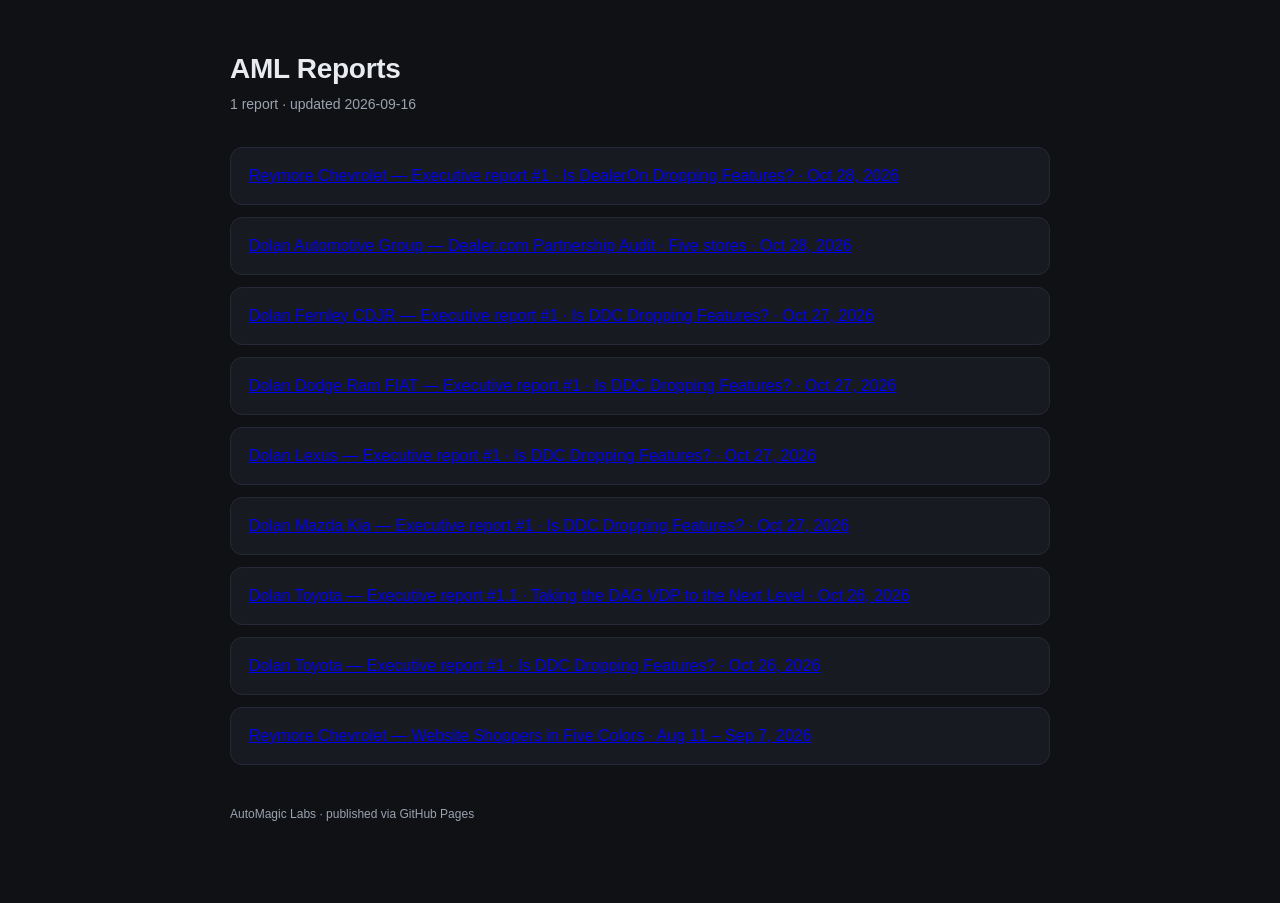
<file: index.html>
<!DOCTYPE html>
<html lang="en">
<head>
<meta charset="utf-8">
<meta name="viewport" content="width=device-width, initial-scale=1">
<title>AML Reports</title>
<style>
  :root {
    --bg: #0f1115;
    --card: #171a21;
    --ink: #e8ebf0;
    --muted: #9aa3b0;
    --accent: #5b9dff;
    --line: #242935;
  }
  * { box-sizing: border-box; }
  body {
    margin: 0;
    background: var(--bg);
    color: var(--ink);
    font: 16px/1.5 -apple-system, BlinkMacSystemFont, "Segoe UI", Roboto, Helvetica, Arial, sans-serif;
  }
  .wrap { max-width: 860px; margin: 0 auto; padding: 48px 20px 80px; }
  header h1 { margin: 0 0 4px; font-size: 28px; letter-spacing: -0.01em; }
  header p { margin: 0; color: var(--muted); font-size: 14px; }
  ul { list-style: none; margin: 32px 0 0; padding: 0; }
  .report {
    background: var(--card);
    border: 1px solid var(--line);
    border-radius: 12px;
    padding: 16px 18px;
    margin-bottom: 12px;
    display: flex;
    flex-wrap: wrap;
    align-items: baseline;
    justify-content: space-between;
    gap: 8px 16px;
  }
  .report-link {
    text-decoration: none;
    color: var(--ink);
    display: flex;
    align-items: baseline;
    gap: 10px;
    flex: 1 1 auto;
    min-width: 0;
  }
  .report-link:hover .company { text-decoration: underline; }
  .ticker {
    color: var(--accent);
    font-weight: 700;
    font-variant-numeric: tabular-nums;
    flex: 0 0 auto;
  }
  .company { font-weight: 600; overflow-wrap: anywhere; }
  .meta {
    display: flex;
    gap: 12px;
    align-items: baseline;
    color: var(--muted);
    font-size: 13px;
    flex: 0 0 auto;
  }
  .kind { color: var(--ink); opacity: 0.85; }
  .engine { opacity: 0.7; }
  .date { font-variant-numeric: tabular-nums; }
  .empty { color: var(--muted); padding: 24px; text-align: center; }
  footer { margin-top: 40px; color: var(--muted); font-size: 12px; }
  @media (max-width: 560px) {
    .report { flex-direction: column; }
    .meta { font-size: 12px; }
  }
</style>
</head>
<body>
  <div class="wrap">
    <header>
      <h1>AML Reports</h1>
      <p>1 report · updated 2026-09-16</p>
    </header>
    <ul>
      <li class="report"><a href="reymore-executive-report-1/">Reymore Chevrolet — Executive report #1 · Is DealerOn Dropping Features? · Oct 28, 2026</a></li>
      <li class="report"><a href="dolan-automotive-group-executive-report/">Dolan Automotive Group — Dealer.com Partnership Audit · Five stores · Oct 28, 2026</a></li>
      <li class="report"><a href="dolan-fernley-cdjr-executive-report-1/">Dolan Fernley CDJR — Executive report #1 · Is DDC Dropping Features? · Oct 27, 2026</a></li>
      <li class="report"><a href="dolan-dodge-ram-fiat-executive-report-1/">Dolan Dodge Ram FIAT — Executive report #1 · Is DDC Dropping Features? · Oct 27, 2026</a></li>
      <li class="report"><a href="dolan-lexus-executive-report-1/">Dolan Lexus — Executive report #1 · Is DDC Dropping Features? · Oct 27, 2026</a></li>
      <li class="report"><a href="dolan-mazda-kia-executive-report-1/">Dolan Mazda Kia — Executive report #1 · Is DDC Dropping Features? · Oct 27, 2026</a></li>
      <li class="report"><a href="dolan-toyota-executive-report-1-1/">Dolan Toyota — Executive report #1.1 · Taking the DAG VDP to the Next Level · Oct 26, 2026</a></li>
      <li class="report"><a href="dolan-toyota-executive-report-1/">Dolan Toyota — Executive report #1 · Is DDC Dropping Features? · Oct 26, 2026</a></li>
      <li class="report"><a href="reymore-engagement/">Reymore Chevrolet — Website Shoppers in Five Colors · Aug 11 – Sep 7, 2026</a></li>
    </ul>
    <footer>AutoMagic Labs · published via GitHub Pages</footer>
  </div>
</body>
</html>
</file>
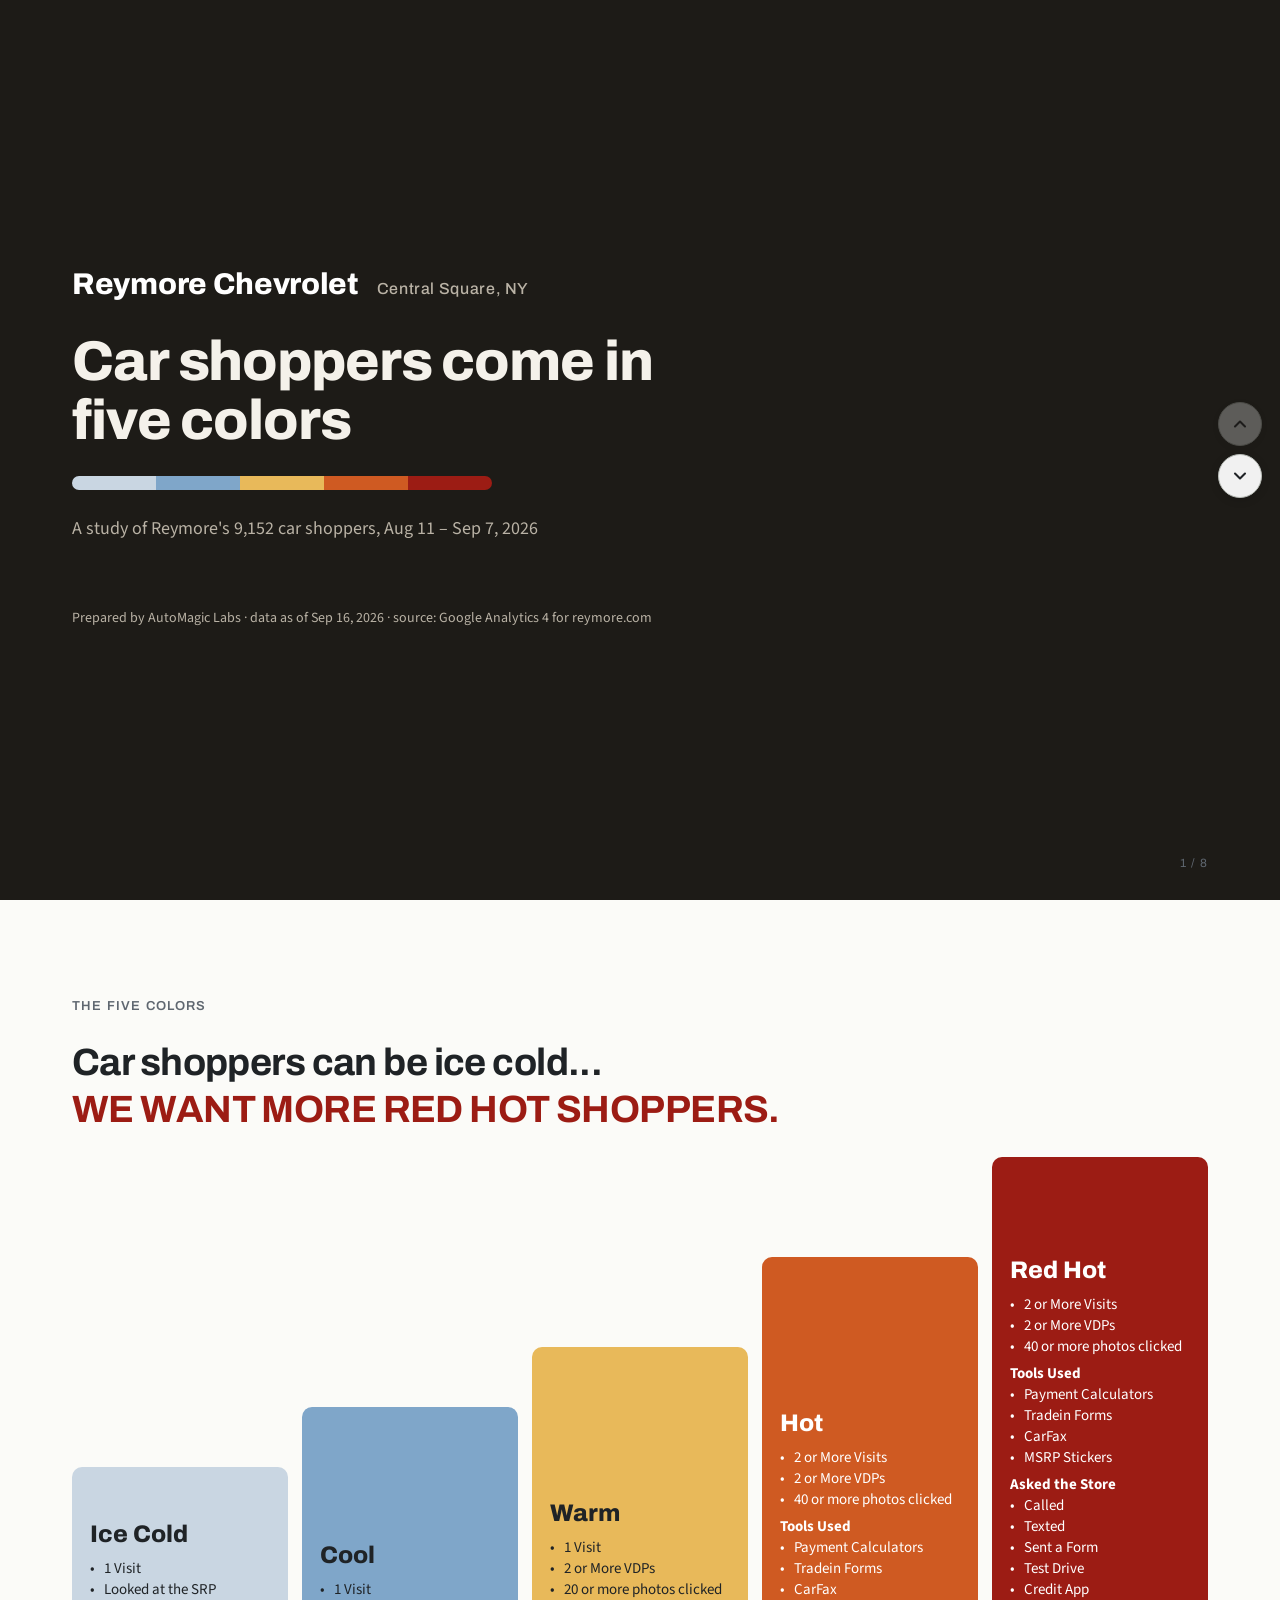
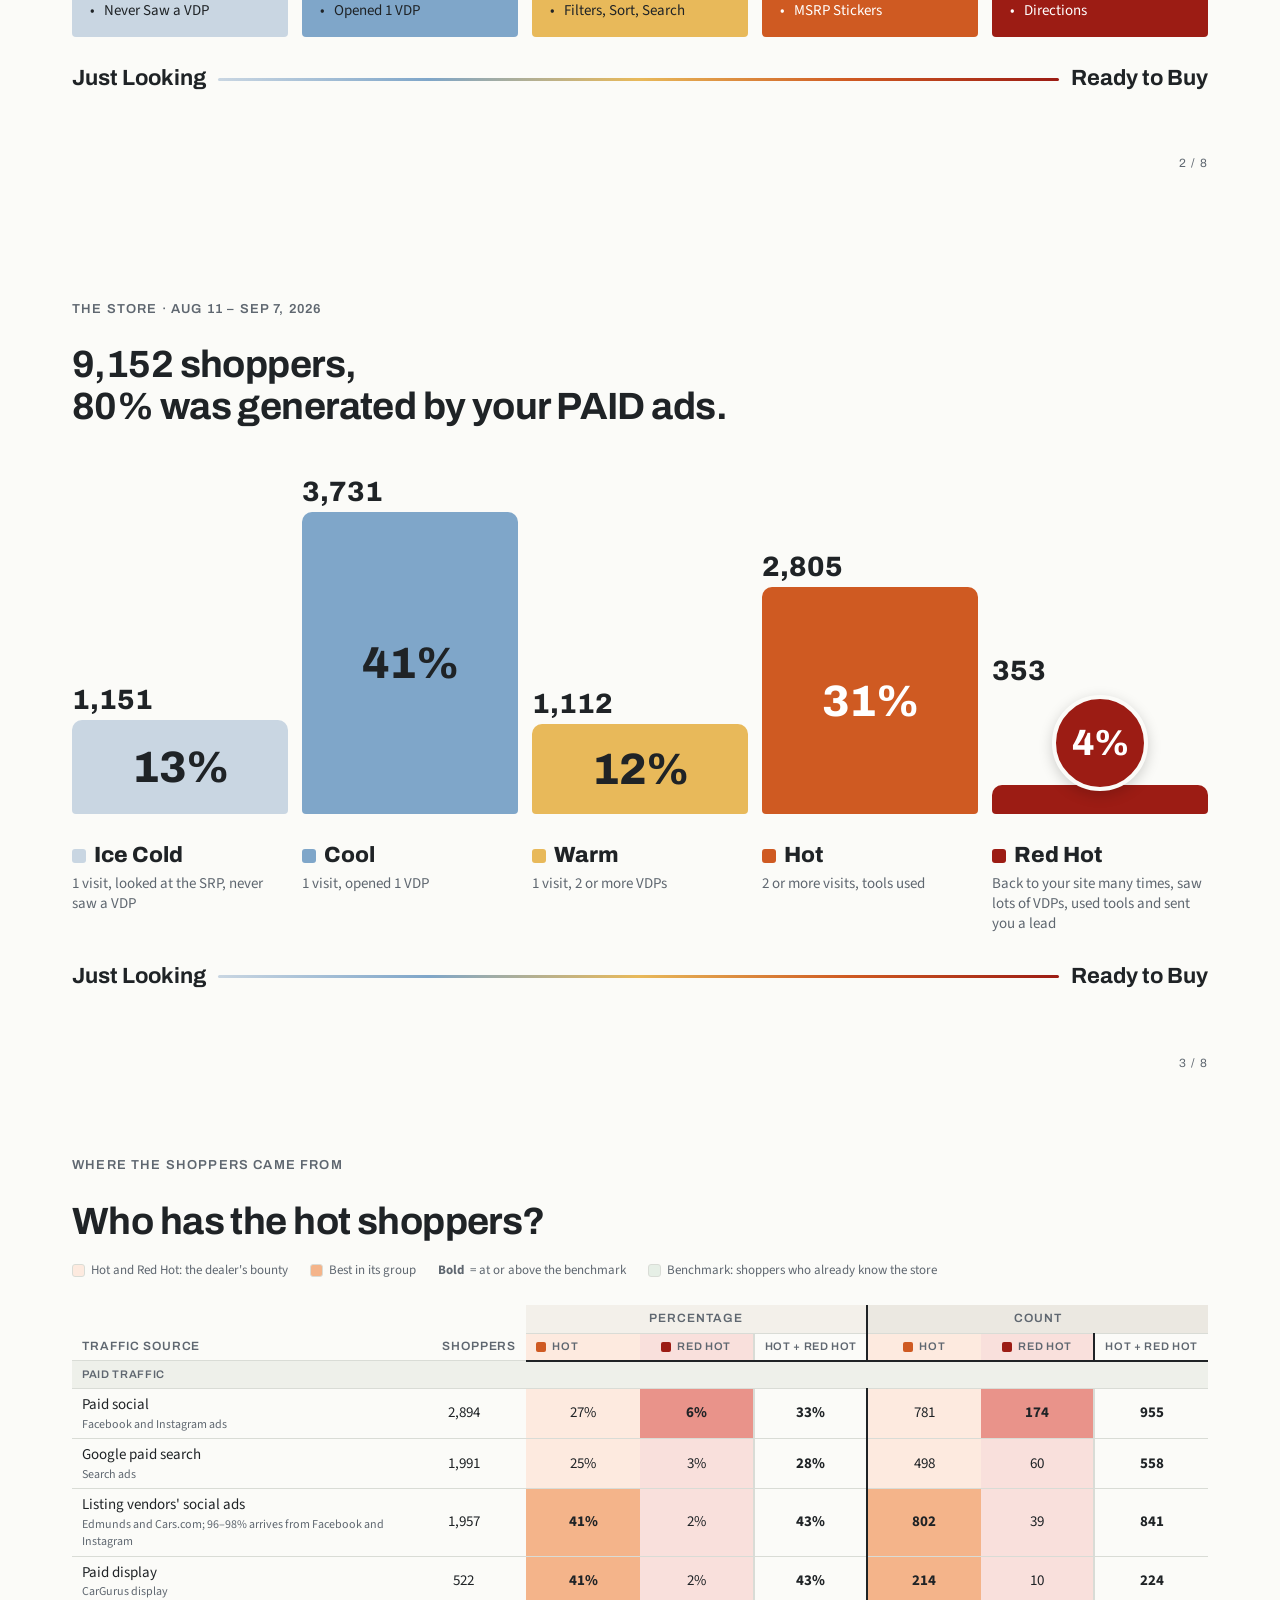
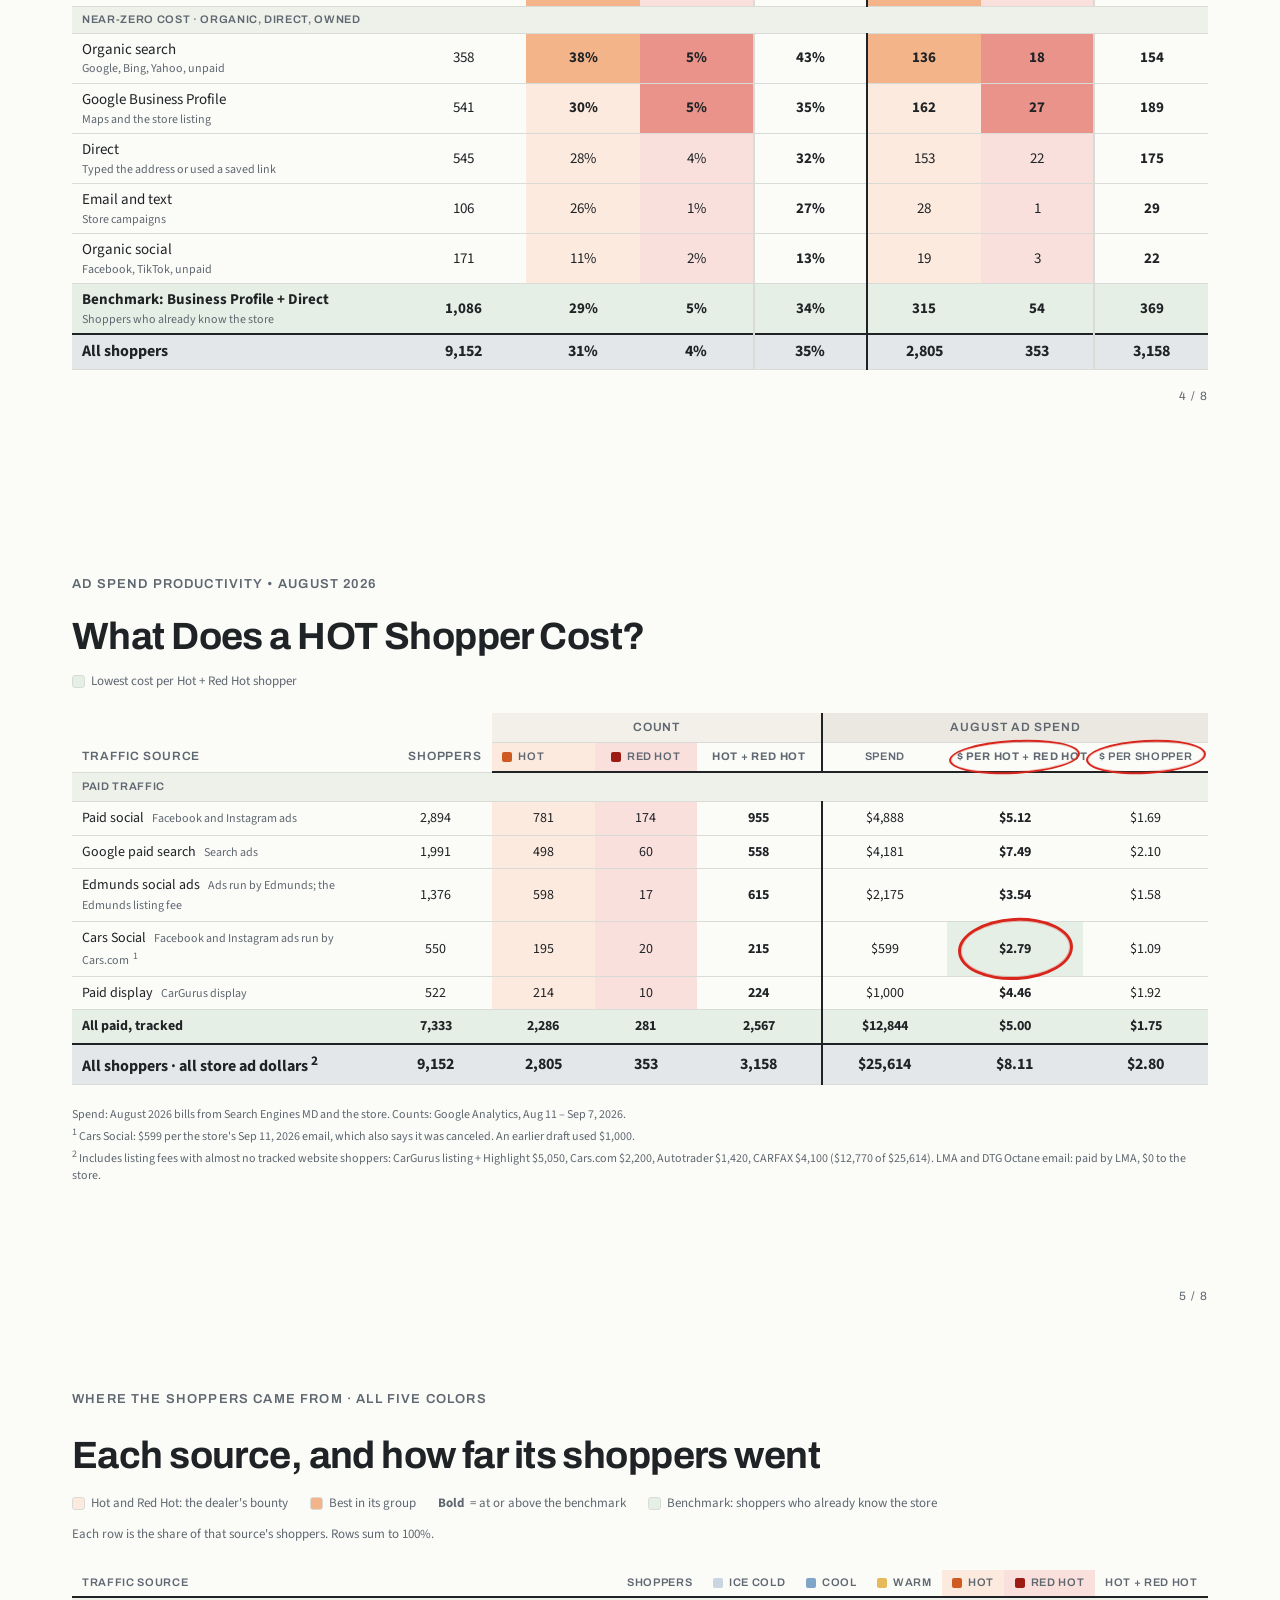
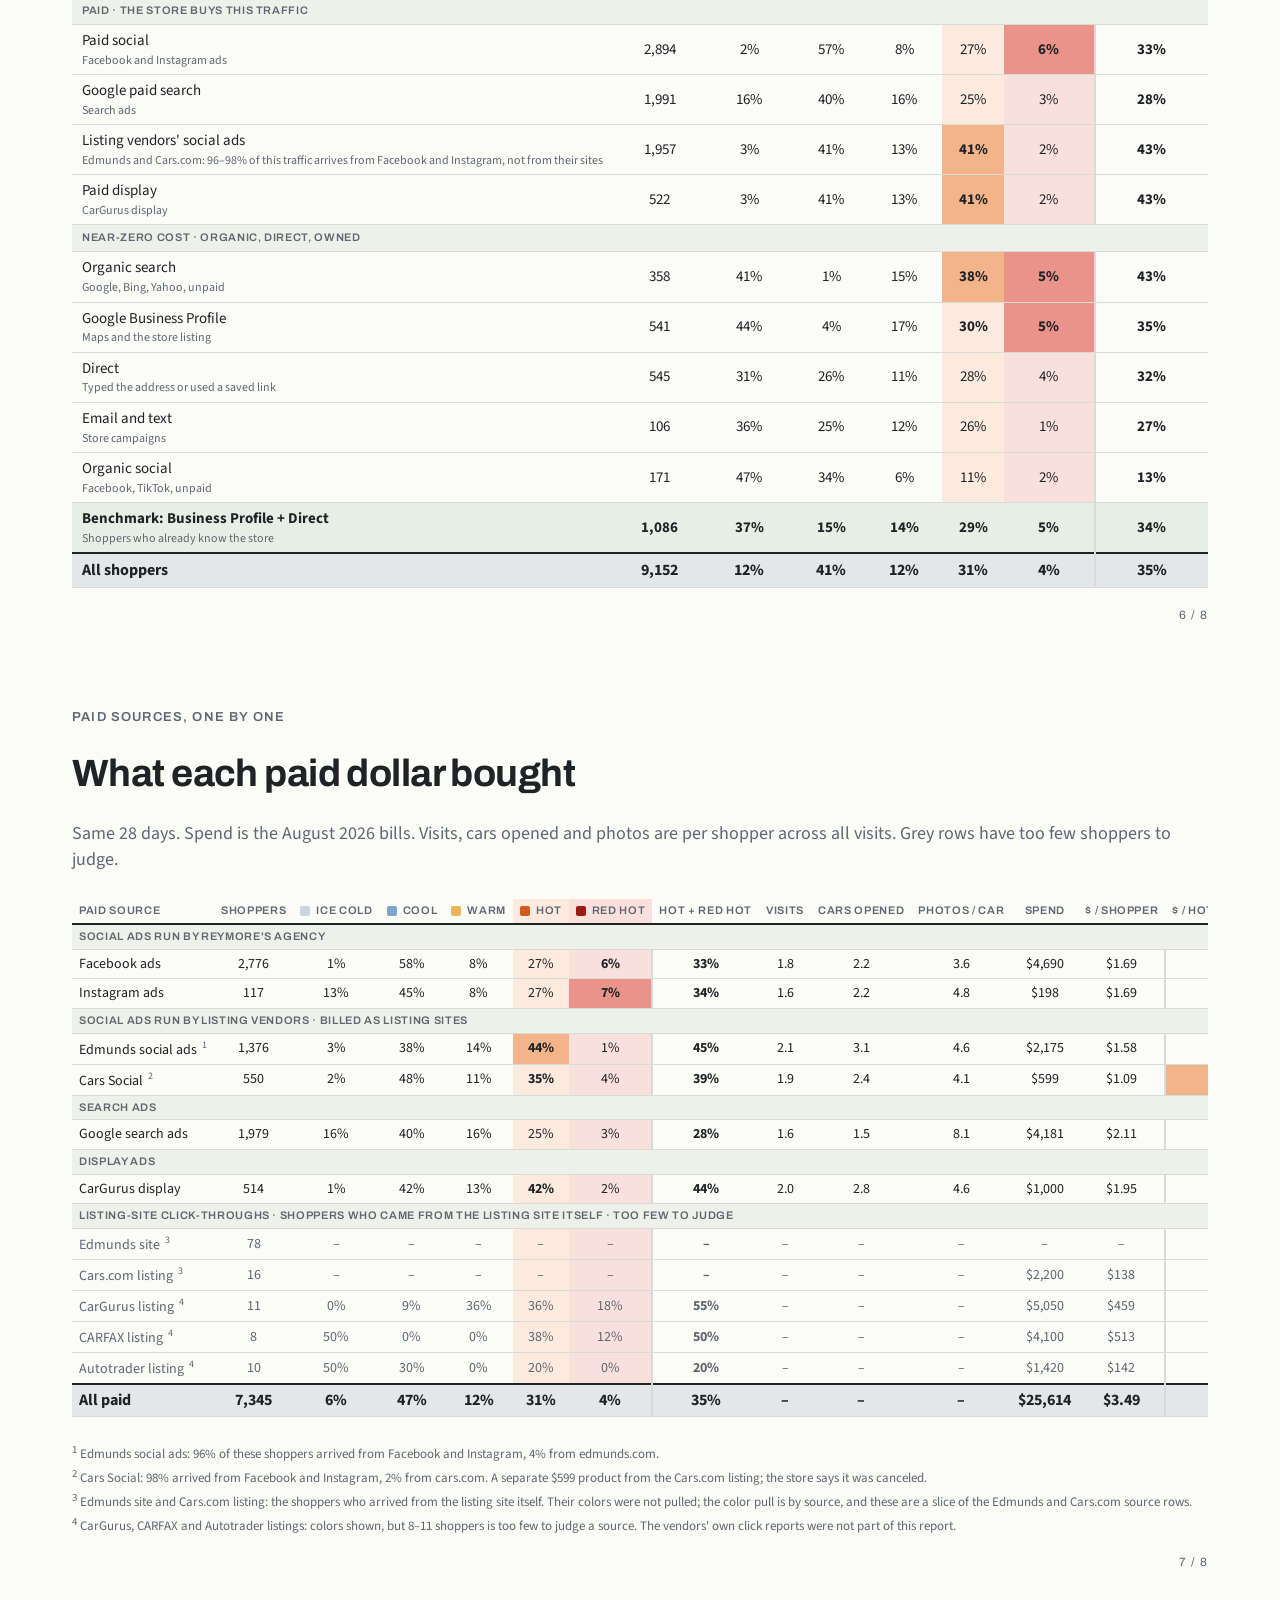
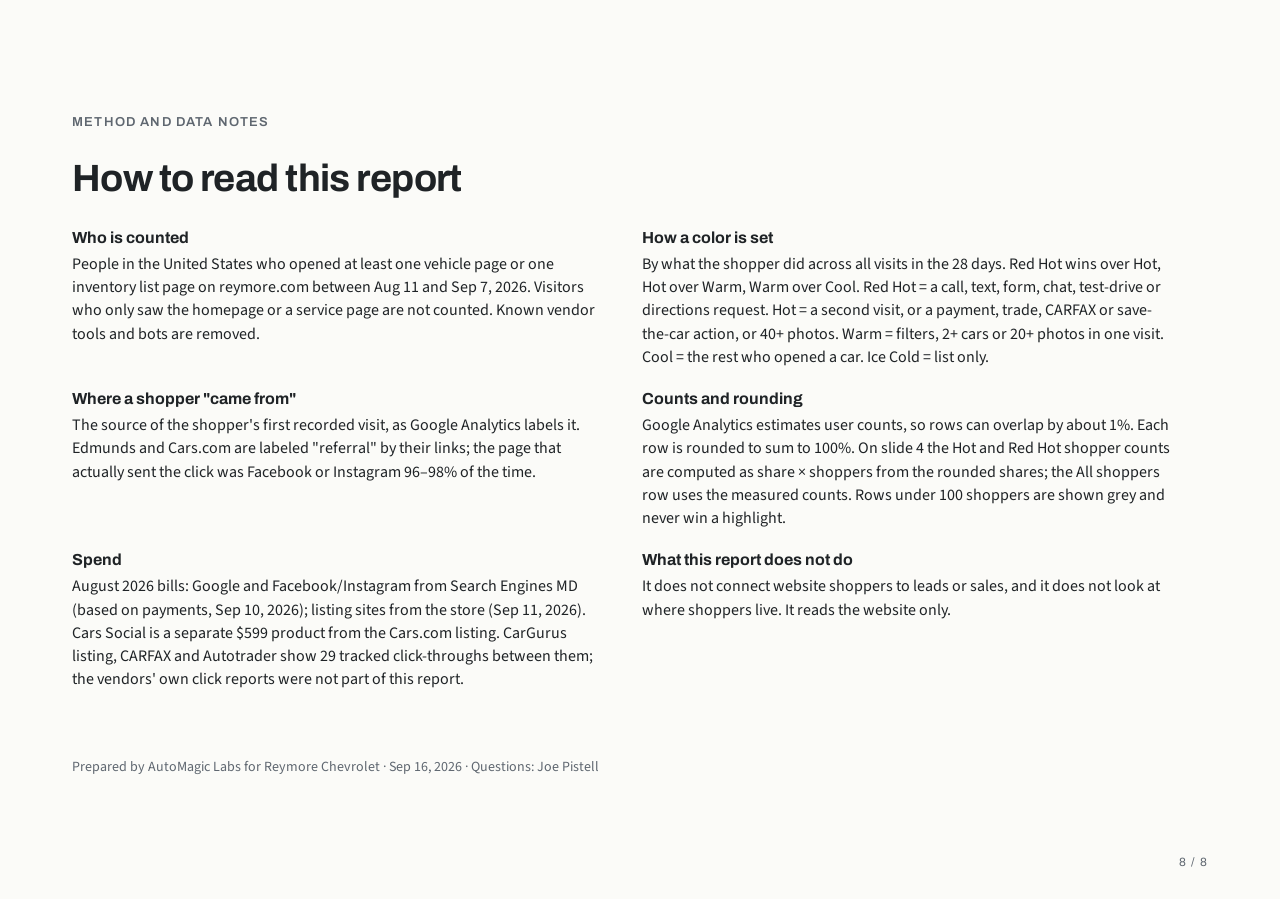
<file: reymore-engagement/index.html>
<!DOCTYPE html>
<html lang="en">
<head>
<meta charset="utf-8">
<meta name="viewport" content="width=device-width, initial-scale=1">
<title>Reymore Chevrolet — Website Shoppers in Five Colors · Aug 11 – Sep 7, 2026</title>
<link rel="stylesheet" href="https://fonts.googleapis.com/css2?family=Archivo:wght@500;600;700;800&family=Source+Sans+3:wght@400;600;700&display=swap">
<style>
  :root{--ground:#fbfbf8;--ink:#1f2326;--muted:#5f6770;--rule:#d9dcd6;--band:#eef0ea;--hot-col:#fdeadf;--hot-top:#f4b48a;--rh-col:#f9e0dc;--rh-top:#e9938a;--bench:#e6efe6;--all:#e4e7e9;--ice:#c9d6e2;--cool:#7fa6c9;--warm:#e8b95a;--hot:#cf5a22;--rh:#9c1c14;--dark:#1d1b17}
  *{box-sizing:border-box}
  html,body{margin:0;background:var(--ground);color:var(--ink);font-family:'Source Sans 3','Segoe UI',sans-serif;font-size:17px;line-height:1.45}
  html{scroll-snap-type:y mandatory;scroll-behavior:smooth}
  section.slide{min-height:100vh;scroll-snap-align:start;padding:56px 72px 64px;display:flex;flex-direction:column;justify-content:center;gap:26px;position:relative}
  .eyebrow{font-family:'Archivo',sans-serif;font-size:13px;font-weight:600;letter-spacing:.09em;text-transform:uppercase;color:var(--muted)}
  h1{font-family:'Archivo',sans-serif;font-weight:800;font-size:56px;line-height:1.05;margin:0;letter-spacing:-.02em;max-width:18ch}
  h2{font-family:'Archivo',sans-serif;font-weight:700;font-size:38px;line-height:1.1;margin:0;letter-spacing:-.015em;max-width:24ch}
  .sub{color:var(--muted);font-size:18px;max-width:70ch}
  .slidenum{position:absolute;right:72px;bottom:28px;font-family:'Archivo',sans-serif;font-size:12px;color:var(--muted);letter-spacing:.08em}
  .nav{position:fixed;right:18px;top:50%;transform:translateY(-50%);display:flex;flex-direction:column;gap:8px;z-index:5}
  .nav a{width:44px;height:44px;border-radius:50%;display:flex;align-items:center;justify-content:center;background:rgba(255,255,255,.94);border:1.5px solid #b9bdb8;box-shadow:0 2px 10px rgba(0,0,0,.14);color:var(--ink);text-decoration:none;transition:background .15s}
  .nav a svg{width:20px;height:20px;stroke:currentColor;stroke-width:2.5;fill:none;stroke-linecap:round;stroke-linejoin:round}
  .nav a:hover{background:var(--ink);color:#fff;border-color:var(--ink)}
  .nav a.off{opacity:.3;pointer-events:none}
  .hint{position:fixed;left:72px;bottom:26px;font-size:13px;color:var(--muted)}
  /* stairs */
  .stairs{display:grid;grid-template-columns:repeat(5,1fr);gap:14px;align-items:end;width:100%;max-width:1220px}
  .step{border-radius:10px 10px 4px 4px;padding:18px 18px 16px;display:flex;flex-direction:column;justify-content:flex-end;gap:6px;color:var(--ink)}
  .step .nm{font-family:'Archivo',sans-serif;font-weight:800;font-size:24px}
  .step .what{font-size:15px;line-height:1.4;margin:0;padding:0;list-style:none}
  .step .what li{padding-left:14px;position:relative}
  .step .what li::before{content:"•";position:absolute;left:0}
  .step .what li.grp{font-weight:700;margin-top:6px;padding-left:0}
  .step .what li.grp::before{content:none}
  .step .plus{font-size:13px;font-weight:700;letter-spacing:.06em;text-transform:uppercase;opacity:.85;margin-bottom:2px}
  .step.ice{background:var(--ice);min-height:170px}
  .step.cool{background:var(--cool);min-height:230px}
  .step.warm{background:var(--warm);min-height:290px}
  .step.hot{background:var(--hot);min-height:380px;color:#fff}
  .step.rh{background:var(--rh);min-height:480px;color:#fff}
  /* volume bars (slide 3) */
  .vol{display:grid;grid-template-columns:repeat(5,1fr);gap:14px;align-items:end;width:100%;max-width:1220px;height:360px}
  .vol .col{display:flex;flex-direction:column;justify-content:flex-end;align-items:stretch;height:100%}
  .vol .cnt{font-family:'Archivo',sans-serif;font-weight:800;font-size:28px;line-height:1;margin-bottom:6px}
  .vol .cnt small{font-size:15px;font-weight:600;color:var(--muted);margin-left:8px}
  .vol .bar{border-radius:10px 10px 4px 4px;position:relative;display:flex;align-items:center;justify-content:center}
  .vol .pct{font-family:'Archivo',sans-serif;font-weight:800;font-size:44px;line-height:1;letter-spacing:-.02em}
  .vol .rhbar{overflow:visible}
  .vol .pct.badge{position:absolute;left:50%;bottom:calc(100% - 6px);transform:translateX(-50%);width:96px;height:96px;border-radius:50%;background:var(--rh);color:#fff;display:flex;align-items:center;justify-content:center;font-size:36px;box-shadow:0 4px 14px rgba(0,0,0,.18);border:4px solid var(--ground)}
  .vol .col:last-child .cnt{margin-bottom:100px}
  .voll{display:grid;grid-template-columns:repeat(5,1fr);gap:14px;width:100%;max-width:1220px}
  .voll .nm{font-family:'Archivo',sans-serif;font-weight:800;font-size:22px;display:flex;align-items:center;gap:8px}
  .voll .nm i{width:14px;height:14px;border-radius:3px;display:inline-block}
  .voll .t{font-size:15px;color:var(--muted);line-height:1.35;margin-top:2px}
  h2 .want{display:block;color:var(--rh);margin-top:6px}
  #s2 h2{max-width:40ch}
  #s3 h2,#s4 h2,#s5 h2,#s6 h2,#s7 h2{max-width:44ch}
  #s7 table{font-size:14px} #s7 th,#s7 td{padding:4px 7px} #s7 .sub{max-width:none} #s7 .tablewrap{max-width:none}
  table.fixed{table-layout:fixed}
  table.fixed th:not(:first-child),table.fixed td:not(:first-child){text-align:center}
  table.fixed td.name small{white-space:normal}
  thead tr.grp th{border-bottom:1px solid var(--rule);text-align:center;font-size:12px;letter-spacing:.08em;padding-bottom:6px}
  thead tr.grp th[rowspan]{vertical-align:bottom;text-align:right}
  thead tr.grp th:first-child{text-align:left}
  thead tr.grp th.g1{background:#f3f0ea} thead tr.grp th.g2{background:#ebe8e1;border-left:2px solid var(--ink)}
  table.hr td.sum,table.hr th.sum{border-left:2px solid var(--rule)}
  table.hr td:nth-child(6),table.hr th:nth-child(6){border-left:2px solid var(--ink)}
  table.hr thead tr:nth-child(2) th:nth-child(4),table.hr td:nth-child(6){border-left:2px solid var(--ink)}
  td.name sup,thead sup{font-size:10px;color:var(--muted);margin-left:2px}
  .fn{font-size:13px;color:var(--muted);display:grid;gap:3px;max-width:1240px;line-height:1.35}
  #s4 th,#s4 td,#s6 th,#s6 td{padding:5px 10px}
  #s5 table{font-size:14px} #s5 th,#s5 td{padding:6px 10px} #s5 .fn{font-size:12px} #s5{gap:22px} #s5 h2{font-size:38px} #s5 td.name small{display:inline;margin-left:8px}
  #s4 .legend,#s5 .legend,#s6 .legend{margin-top:-8px}
  td.best{background:var(--bench);font-weight:700}
  td.circle,th.circle{position:relative;overflow:visible}
  td.circle::after,th.circle::after{content:"";position:absolute;left:8%;right:8%;top:-4px;bottom:-4px;border:3px solid #d8261c;border-radius:50%;transform:rotate(-3deg);pointer-events:none;box-shadow:inset 0 0 0 1px rgba(216,38,28,.25)}
  table.sp td:nth-child(6),table.sp thead tr:nth-child(2) th:nth-child(4){border-left:2px solid var(--ink)}
  table.sp .tot{font-weight:700}
  table.sp th.circle::after{left:2%;right:2%;top:-3px;bottom:-3px;border-width:2.5px}
  table.sp tr.all td:nth-child(6){border-left:2px solid var(--ink)}
  .cover .dealer{font-family:'Archivo',sans-serif;font-weight:800;font-size:30px;letter-spacing:-.01em;color:#fff}
  .cover .dealer span{font-weight:500;font-size:16px;color:#b9b2a5;margin-left:12px;letter-spacing:.04em}
  .sub.oneline{max-width:none;white-space:nowrap}
  @media (max-width:900px){.sub.oneline{white-space:normal}}
  .arrowline{display:flex;align-items:center;gap:12px;font-family:'Archivo',sans-serif;font-weight:700;font-size:22px;max-width:1220px}
  .arrowline .bar{flex:1;height:3px;background:linear-gradient(90deg,var(--ice),var(--cool),var(--warm),var(--hot),var(--rh));border-radius:2px}
  /* store bar */
  .bar5{display:flex;width:100%;max-width:1220px;height:96px;border-radius:10px;overflow:hidden}
  .bar5 div{display:flex;align-items:center;justify-content:center;font-family:'Archivo',sans-serif;font-weight:700;font-size:26px}
  .cards{display:grid;grid-template-columns:repeat(5,1fr);gap:14px;max-width:1220px}
  .card{background:#fff;border-radius:8px;padding:14px 16px;display:flex;flex-direction:column;gap:4px}
  .card .k{display:flex;align-items:center;gap:8px;font-weight:700;font-size:16px}
  .card .k i{width:12px;height:12px;border-radius:3px;display:inline-block}
  .card .n{font-family:'Archivo',sans-serif;font-weight:800;font-size:32px}
  .card .t{font-size:14px;color:var(--muted);line-height:1.35}
  .numbers{display:grid;grid-template-columns:repeat(5,1fr);gap:14px;max-width:1220px}
  .numbers div{border-top:3px solid var(--rule);padding-top:8px}
  .numbers b{font-family:'Archivo',sans-serif;font-size:30px;font-weight:800;display:block}
  .numbers span{font-size:14px;color:var(--muted)}
  /* tables */
  .tablewrap{overflow-x:auto;max-width:1240px}
  table{border-collapse:collapse;width:100%;font-variant-numeric:tabular-nums;font-size:15px}
  th,td{padding:7px 10px;text-align:right;border-bottom:1px solid var(--rule);white-space:nowrap}
  th:not(:first-child),td:not(:first-child){text-align:center}
  th:first-child,td:first-child{text-align:left}
  thead th{font-family:'Archivo',sans-serif;font-weight:600;font-size:11px;letter-spacing:.06em;text-transform:uppercase;color:var(--muted);border-bottom:2px solid var(--ink)}
  thead th .dot{display:inline-block;width:10px;height:10px;border-radius:2px;margin-right:6px;vertical-align:middle}
  td.hotc,th.hotc{background:var(--hot-col)} td.rhc,th.rhc{background:var(--rh-col)}
  td.top-hot{background:var(--hot-top);font-weight:700} td.top-rh{background:var(--rh-top);font-weight:700}
  td.above{font-weight:700} td.sum{font-weight:700;border-left:2px solid var(--rule)}
  tr.cat td{background:var(--band);font-family:'Archivo',sans-serif;font-size:11px;font-weight:600;letter-spacing:.06em;text-transform:uppercase;color:var(--muted);text-align:left;padding-top:10px}
  tr.bench td{background:var(--bench);font-weight:700} tr.bench td.hotc,tr.bench td.rhc{background:var(--bench)}
  tr.all td{background:var(--all);font-weight:700;font-size:16px;border-top:2px solid var(--ink)} tr.all td.hotc,tr.all td.rhc{background:var(--all)}
  tr.small td{color:var(--muted)}
  td.name small{display:block;color:var(--muted);font-size:12px;font-weight:400;white-space:normal}
  .legend{display:flex;flex-wrap:wrap;gap:12px 22px;font-size:13px;color:var(--muted);align-items:center}
  .legend span{display:inline-flex;align-items:center;gap:6px}
  .sw{width:13px;height:13px;border-radius:3px;display:inline-block;border:1px solid var(--rule)}
  .notes{display:grid;grid-template-columns:repeat(2,1fr);gap:18px 40px;max-width:1100px;font-size:16px}
  .notes b{font-family:'Archivo',sans-serif;display:block;margin-bottom:4px}
  .cover{background:var(--dark);color:#f4f1ea}
  .cover .eyebrow,.cover .sub{color:#b9b2a5}
  .cover .strip{display:flex;height:14px;width:420px;border-radius:7px;overflow:hidden}
  .cover .strip div{flex:1}
  .foot{font-size:14px;color:#b9b2a5;margin-top:40px}
  @media (max-width:900px){section.slide{padding:40px 20px 56px}h1{font-size:38px}h2{font-size:28px}.stairs,.cards,.numbers,.notes{grid-template-columns:1fr}.step{height:auto!important}.hint,.nav{display:none}}
</style>
</head>
<body>

<nav class="nav" aria-label="Slides">
  <a href="#" id="navUp" title="Previous slide" aria-label="Previous slide"><svg viewBox="0 0 24 24"><path d="M6 15l6-6 6 6"/></svg></a>
  <a href="#" id="navDown" title="Next slide" aria-label="Next slide"><svg viewBox="0 0 24 24"><path d="M6 9l6 6 6-6"/></svg></a>
</nav>
<div class="hint">Scroll or press ↓ for the next slide</div>

<!-- 1 COVER -->
<section class="slide cover" id="s1">
  <div class="dealer">Reymore Chevrolet <span>Central Square, NY</span></div>
  <h1>Car shoppers come in five colors</h1>
  <div class="strip"><div style="background:var(--ice)"></div><div style="background:var(--cool)"></div><div style="background:var(--warm)"></div><div style="background:var(--hot)"></div><div style="background:var(--rh)"></div></div>
  <div class="sub oneline">A study of Reymore's 9,152 car shoppers, Aug 11 – Sep 7, 2026</div>
  <div class="foot">Prepared by AutoMagic Labs · data as of Sep 16, 2026 · source: Google Analytics 4 for reymore.com</div>
  <div class="slidenum">1 / 8</div>
</section>

<!-- 2 STAIR STEP -->
<section class="slide" id="s2">
  <div class="eyebrow">The five colors</div>
  <h2>Car shoppers can be ice cold... <span class="want">WE WANT MORE RED HOT SHOPPERS.</span></h2>
  <div class="stairs">
    <div class="step ice"><div class="nm">Ice Cold</div>
      <ul class="what"><li>1 Visit</li><li>Looked at the SRP</li><li>Never Saw a VDP</li></ul></div>
    <div class="step cool"><div class="nm">Cool</div>
      <ul class="what"><li>1 Visit</li><li>Opened 1 VDP</li></ul></div>
    <div class="step warm"><div class="nm">Warm</div>
      <ul class="what"><li>1 Visit</li><li>2 or More VDPs</li><li>20 or more photos clicked</li><li>Filters, Sort, Search</li></ul></div>
    <div class="step hot"><div class="nm">Hot</div>
      <ul class="what"><li>2 or More Visits</li><li>2 or More VDPs</li><li>40 or more photos clicked</li><li class="grp">Tools Used</li><li>Payment Calculators</li><li>Tradein Forms</li><li>CarFax</li><li>MSRP Stickers</li></ul></div>
    <div class="step rh"><div class="nm">Red Hot</div>
      <ul class="what"><li>2 or More Visits</li><li>2 or More VDPs</li><li>40 or more photos clicked</li><li class="grp">Tools Used</li><li>Payment Calculators</li><li>Tradein Forms</li><li>CarFax</li><li>MSRP Stickers</li><li class="grp">Asked the Store</li><li>Called</li><li>Texted</li><li>Sent a Form</li><li>Test Drive</li><li>Credit App</li><li>Directions</li></ul></div>
  </div>
  <div class="arrowline"><span>Just Looking</span><div class="bar"></div><span>Ready to Buy</span></div>
  <div class="slidenum">2 / 8</div>
</section>

<!-- 3 THE STORE -->
<section class="slide" id="s3">
  <div class="eyebrow">The store · Aug 11 – Sep 7, 2026</div>
  <h2>9,152 shoppers,<br>80% was generated by your PAID ads.</h2>
  <div class="vol">
    <div class="col"><div class="cnt">1,151</div><div class="bar" style="height:26%;background:var(--ice)"><span class="pct">13%</span></div></div>
    <div class="col"><div class="cnt">3,731</div><div class="bar" style="height:84%;background:var(--cool)"><span class="pct">41%</span></div></div>
    <div class="col"><div class="cnt">1,112</div><div class="bar" style="height:25%;background:var(--warm)"><span class="pct">12%</span></div></div>
    <div class="col"><div class="cnt">2,805</div><div class="bar" style="height:63%;background:var(--hot);color:#fff"><span class="pct">31%</span></div></div>
    <div class="col"><div class="cnt">353</div><div class="bar rhbar" style="height:8%;background:var(--rh);color:#fff"><span class="pct badge">4%</span></div></div>
  </div>
  <div class="voll">
    <div><div class="nm"><i style="background:var(--ice)"></i>Ice Cold</div><div class="t">1 visit, looked at the SRP, never saw a VDP</div></div>
    <div><div class="nm"><i style="background:var(--cool)"></i>Cool</div><div class="t">1 visit, opened 1 VDP</div></div>
    <div><div class="nm"><i style="background:var(--warm)"></i>Warm</div><div class="t">1 visit, 2 or more VDPs</div></div>
    <div><div class="nm"><i style="background:var(--hot)"></i>Hot</div><div class="t">2 or more visits, tools used</div></div>
    <div><div class="nm"><i style="background:var(--rh)"></i>Red Hot</div><div class="t">Back to your site many times, saw lots of VDPs, used tools and sent you a lead</div></div>
  </div>
  <div class="arrowline"><span>Just Looking</span><div class="bar"></div><span>Ready to Buy</span></div>
  <div class="slidenum">3 / 8</div>
</section>

<!-- 4 HOT AND RED HOT BY SOURCE -->
<section class="slide" id="s4">
  <div class="eyebrow">Where the shoppers came from</div>
  <h2>Who has the hot shoppers?</h2>
  <div class="legend">
    <span><i class="sw" style="background:var(--hot-col)"></i> Hot and Red Hot: the dealer's bounty</span>
    <span><i class="sw" style="background:var(--hot-top)"></i> Best in its group</span>
    <span><b>Bold</b> = at or above the benchmark</span>
    <span><i class="sw" style="background:var(--bench)"></i> Benchmark: shoppers who already know the store</span>
  </div>
  <div class="tablewrap">
  <table class="fixed hr">
    <colgroup><col style="width:29%"><col style="width:11%"><col style="width:10%"><col style="width:10%"><col style="width:10%"><col style="width:10%"><col style="width:10%"><col style="width:10%"></colgroup>
    <thead>
      <tr class="grp"><th rowspan="2">Traffic source</th><th rowspan="2">Shoppers</th><th colspan="3" class="g1">Percentage</th><th colspan="3" class="g2">Count</th></tr>
      <tr>
        <th class="hotc"><span class="dot" style="background:var(--hot)"></span>Hot</th><th class="rhc"><span class="dot" style="background:var(--rh)"></span>Red Hot</th><th class="sum">Hot + Red Hot</th>
        <th class="hotc"><span class="dot" style="background:var(--hot)"></span>Hot</th><th class="rhc"><span class="dot" style="background:var(--rh)"></span>Red Hot</th><th class="sum">Hot + Red Hot</th>
      </tr>
    </thead>
    <tbody>
      <tr class="cat"><td colspan="8">Paid traffic</td></tr>
      <tr><td class="name">Paid social<small>Facebook and Instagram ads</small></td><td>2,894</td><td class="hotc">27%</td><td class="rhc top-rh above">6%</td><td class="sum">33%</td><td class="hotc">781</td><td class="rhc top-rh above">174</td><td class="sum">955</td></tr>
      <tr><td class="name">Google paid search<small>Search ads</small></td><td>1,991</td><td class="hotc">25%</td><td class="rhc">3%</td><td class="sum">28%</td><td class="hotc">498</td><td class="rhc">60</td><td class="sum">558</td></tr>
      <tr><td class="name">Listing vendors' social ads<small>Edmunds and Cars.com; 96–98% arrives from Facebook and Instagram</small></td><td>1,957</td><td class="hotc top-hot above">41%</td><td class="rhc">2%</td><td class="sum">43%</td><td class="hotc top-hot above">802</td><td class="rhc">39</td><td class="sum">841</td></tr>
      <tr><td class="name">Paid display<small>CarGurus display</small></td><td>522</td><td class="hotc top-hot above">41%</td><td class="rhc">2%</td><td class="sum">43%</td><td class="hotc top-hot above">214</td><td class="rhc">10</td><td class="sum">224</td></tr>
      <tr class="cat"><td colspan="8">Near-zero cost · organic, direct, owned</td></tr>
      <tr><td class="name">Organic search<small>Google, Bing, Yahoo, unpaid</small></td><td>358</td><td class="hotc top-hot above">38%</td><td class="rhc top-rh above">5%</td><td class="sum">43%</td><td class="hotc top-hot above">136</td><td class="rhc top-rh above">18</td><td class="sum">154</td></tr>
      <tr><td class="name">Google Business Profile<small>Maps and the store listing</small></td><td>541</td><td class="hotc above">30%</td><td class="rhc top-rh above">5%</td><td class="sum">35%</td><td class="hotc above">162</td><td class="rhc top-rh above">27</td><td class="sum">189</td></tr>
      <tr><td class="name">Direct<small>Typed the address or used a saved link</small></td><td>545</td><td class="hotc">28%</td><td class="rhc">4%</td><td class="sum">32%</td><td class="hotc">153</td><td class="rhc">22</td><td class="sum">175</td></tr>
      <tr><td class="name">Email and text<small>Store campaigns</small></td><td>106</td><td class="hotc">26%</td><td class="rhc">1%</td><td class="sum">27%</td><td class="hotc">28</td><td class="rhc">1</td><td class="sum">29</td></tr>
      <tr><td class="name">Organic social<small>Facebook, TikTok, unpaid</small></td><td>171</td><td class="hotc">11%</td><td class="rhc">2%</td><td class="sum">13%</td><td class="hotc">19</td><td class="rhc">3</td><td class="sum">22</td></tr>
      <tr class="bench"><td class="name">Benchmark: Business Profile + Direct<small>Shoppers who already know the store</small></td><td>1,086</td><td class="hotc">29%</td><td class="rhc">5%</td><td class="sum">34%</td><td class="hotc">315</td><td class="rhc">54</td><td class="sum">369</td></tr>
      <tr class="all"><td>All shoppers</td><td>9,152</td><td class="hotc">31%</td><td class="rhc">4%</td><td class="sum">35%</td><td class="hotc">2,805</td><td class="rhc">353</td><td class="sum">3,158</td></tr>
    </tbody>
  </table>
  </div>
  <div class="slidenum">4 / 8</div>
</section>

<!-- 5 SPEND PER HOT + RED HOT -->
<section class="slide" id="s5">
  <div class="eyebrow">Ad Spend Productivity • August 2026</div>
  <h2>What Does a HOT Shopper Cost?</h2>
  <div class="legend">
    <span><i class="sw" style="background:var(--bench)"></i> Lowest cost per Hot + Red Hot shopper</span>
  </div>
  <div class="tablewrap">
  <table class="fixed sp">
    <colgroup><col style="width:27%"><col style="width:10%"><col style="width:9%"><col style="width:9%"><col style="width:11%"><col style="width:11%"><col style="width:12%"><col style="width:11%"></colgroup>
    <thead>
      <tr class="grp"><th rowspan="2">Traffic source</th><th rowspan="2">Shoppers</th><th colspan="3" class="g1">Count</th><th colspan="3" class="g2">August ad spend</th></tr>
      <tr>
        <th class="hotc"><span class="dot" style="background:var(--hot)"></span>Hot</th><th class="rhc"><span class="dot" style="background:var(--rh)"></span>Red Hot</th><th class="tot">Hot + Red Hot</th>
        <th>Spend</th><th class="tot circle">$ per Hot + Red Hot</th><th class="circle">$ per shopper</th>
      </tr>
    </thead>
    <tbody>
      <tr class="cat"><td colspan="8">Paid traffic</td></tr>
      <tr><td class="name">Paid social<small>Facebook and Instagram ads</small></td><td>2,894</td><td class="hotc">781</td><td class="rhc">174</td><td class="tot">955</td><td>$4,888</td><td class="tot">$5.12</td><td>$1.69</td></tr>
      <tr><td class="name">Google paid search<small>Search ads</small></td><td>1,991</td><td class="hotc">498</td><td class="rhc">60</td><td class="tot">558</td><td>$4,181</td><td class="tot">$7.49</td><td>$2.10</td></tr>
      <tr><td class="name">Edmunds social ads<small>Ads run by Edmunds; the Edmunds listing fee</small></td><td>1,376</td><td class="hotc">598</td><td class="rhc">17</td><td class="tot">615</td><td>$2,175</td><td class="tot">$3.54</td><td>$1.58</td></tr>
      <tr><td class="name">Cars Social<small>Facebook and Instagram ads run by Cars.com <sup>1</sup></small></td><td>550</td><td class="hotc">195</td><td class="rhc">20</td><td class="tot">215</td><td>$599</td><td class="tot best circle">$2.79</td><td>$1.09</td></tr>
      <tr><td class="name">Paid display<small>CarGurus display</small></td><td>522</td><td class="hotc">214</td><td class="rhc">10</td><td class="tot">224</td><td>$1,000</td><td class="tot">$4.46</td><td>$1.92</td></tr>
      <tr class="bench"><td class="name">All paid, tracked</td><td>7,333</td><td class="hotc">2,286</td><td class="rhc">281</td><td class="tot">2,567</td><td>$12,844</td><td class="tot">$5.00</td><td>$1.75</td></tr>
      <tr class="all"><td>All shoppers · all store ad dollars <sup>2</sup></td><td>9,152</td><td class="hotc">2,805</td><td class="rhc">353</td><td class="tot">3,158</td><td>$25,614</td><td class="tot">$8.11</td><td>$2.80</td></tr>
    </tbody>
  </table>
  </div>
  <div class="fn">
    <div>Spend: August 2026 bills from Search Engines MD and the store. Counts: Google Analytics, Aug 11 – Sep 7, 2026.</div>
    <div><sup>1</sup> Cars Social: $599 per the store's Sep 11, 2026 email, which also says it was canceled. An earlier draft used $1,000.</div>
    <div><sup>2</sup> Includes listing fees with almost no tracked website shoppers: CarGurus listing + Highlight $5,050, Cars.com $2,200, Autotrader $1,420, CARFAX $4,100 ($12,770 of $25,614). LMA and DTG Octane email: paid by LMA, $0 to the store.</div>
  </div>
  <div class="slidenum">5 / 8</div>
</section>

<!-- 6 ALL FIVE COLORS BY SOURCE -->
<section class="slide" id="s6">
  <div class="eyebrow">Where the shoppers came from · all five colors</div>
  <h2>Each source, and how far its shoppers went</h2>
  <div class="legend">
    <span><i class="sw" style="background:var(--hot-col)"></i> Hot and Red Hot: the dealer's bounty</span>
    <span><i class="sw" style="background:var(--hot-top)"></i> Best in its group</span>
    <span><b>Bold</b> = at or above the benchmark</span>
    <span><i class="sw" style="background:var(--bench)"></i> Benchmark: shoppers who already know the store</span>
    <span>Each row is the share of that source's shoppers. Rows sum to 100%.</span>
  </div>
  <div class="tablewrap">
  <table>
    <thead><tr>
      <th>Traffic source</th><th>Shoppers</th>
      <th><span class="dot" style="background:var(--ice)"></span>Ice Cold</th><th><span class="dot" style="background:var(--cool)"></span>Cool</th><th><span class="dot" style="background:var(--warm)"></span>Warm</th>
      <th class="hotc"><span class="dot" style="background:var(--hot)"></span>Hot</th><th class="rhc"><span class="dot" style="background:var(--rh)"></span>Red Hot</th><th class="sum">Hot + Red Hot</th>
    </tr></thead>
    <tbody>
      <tr class="cat"><td colspan="8">Paid · the store buys this traffic</td></tr>
      <tr><td class="name">Paid social<small>Facebook and Instagram ads</small></td><td>2,894</td><td>2%</td><td>57%</td><td>8%</td><td class="hotc">27%</td><td class="rhc top-rh above">6%</td><td class="sum">33%</td></tr>
      <tr><td class="name">Google paid search<small>Search ads</small></td><td>1,991</td><td>16%</td><td>40%</td><td>16%</td><td class="hotc">25%</td><td class="rhc">3%</td><td class="sum">28%</td></tr>
      <tr><td class="name">Listing vendors' social ads<small>Edmunds and Cars.com: 96–98% of this traffic arrives from Facebook and Instagram, not from their sites</small></td><td>1,957</td><td>3%</td><td>41%</td><td>13%</td><td class="hotc top-hot above">41%</td><td class="rhc">2%</td><td class="sum">43%</td></tr>
      <tr><td class="name">Paid display<small>CarGurus display</small></td><td>522</td><td>3%</td><td>41%</td><td>13%</td><td class="hotc top-hot above">41%</td><td class="rhc">2%</td><td class="sum">43%</td></tr>
      <tr class="cat"><td colspan="8">Near-zero cost · organic, direct, owned</td></tr>
      <tr><td class="name">Organic search<small>Google, Bing, Yahoo, unpaid</small></td><td>358</td><td>41%</td><td>1%</td><td>15%</td><td class="hotc top-hot above">38%</td><td class="rhc top-rh above">5%</td><td class="sum">43%</td></tr>
      <tr><td class="name">Google Business Profile<small>Maps and the store listing</small></td><td>541</td><td>44%</td><td>4%</td><td>17%</td><td class="hotc above">30%</td><td class="rhc top-rh above">5%</td><td class="sum">35%</td></tr>
      <tr><td class="name">Direct<small>Typed the address or used a saved link</small></td><td>545</td><td>31%</td><td>26%</td><td>11%</td><td class="hotc">28%</td><td class="rhc">4%</td><td class="sum">32%</td></tr>
      <tr><td class="name">Email and text<small>Store campaigns</small></td><td>106</td><td>36%</td><td>25%</td><td>12%</td><td class="hotc">26%</td><td class="rhc">1%</td><td class="sum">27%</td></tr>
      <tr><td class="name">Organic social<small>Facebook, TikTok, unpaid</small></td><td>171</td><td>47%</td><td>34%</td><td>6%</td><td class="hotc">11%</td><td class="rhc">2%</td><td class="sum">13%</td></tr>
      <tr class="bench"><td class="name">Benchmark: Business Profile + Direct<small>Shoppers who already know the store</small></td><td>1,086</td><td>37%</td><td>15%</td><td>14%</td><td class="hotc">29%</td><td class="rhc">5%</td><td class="sum">34%</td></tr>
      <tr class="all"><td>All shoppers</td><td>9,152</td><td>12%</td><td>41%</td><td>12%</td><td class="hotc">31%</td><td class="rhc">4%</td><td class="sum">35%</td></tr>
    </tbody>
  </table>
  </div>
  <div class="slidenum">6 / 8</div>
</section>

<!-- 7 PAID DRILL -->
<section class="slide" id="s7">
  <div class="eyebrow">Paid sources, one by one</div>
  <h2>What each paid dollar bought</h2>
  <div class="sub">Same 28 days. Spend is the August 2026 bills. Visits, cars opened and photos are per shopper across all visits. Grey rows have too few shoppers to judge.</div>
  <div class="tablewrap">
  <table>
    <thead><tr>
      <th>Paid source</th><th>Shoppers</th>
      <th><span class="dot" style="background:var(--ice)"></span>Ice Cold</th><th><span class="dot" style="background:var(--cool)"></span>Cool</th><th><span class="dot" style="background:var(--warm)"></span>Warm</th>
      <th class="hotc"><span class="dot" style="background:var(--hot)"></span>Hot</th><th class="rhc"><span class="dot" style="background:var(--rh)"></span>Red Hot</th><th class="sum">Hot + Red Hot</th>
      <th>Visits</th><th>Cars opened</th><th>Photos / car</th><th>Spend</th><th>$ / shopper</th><th class="sum">$ / Hot or better</th>
    </tr></thead>
    <tbody>
      <tr class="cat"><td colspan="14">Social ads run by Reymore's agency</td></tr>
      <tr><td class="name">Facebook ads</td><td>2,776</td><td>1%</td><td>58%</td><td>8%</td><td class="hotc">27%</td><td class="rhc above">6%</td><td class="sum">33%</td><td>1.8</td><td>2.2</td><td>3.6</td><td>$4,690</td><td>$1.69</td><td class="sum">$5.06</td></tr>
      <tr><td class="name">Instagram ads</td><td>117</td><td>13%</td><td>45%</td><td>8%</td><td class="hotc">27%</td><td class="rhc top-rh above">7%</td><td class="sum">34%</td><td>1.6</td><td>2.2</td><td>4.8</td><td>$198</td><td>$1.69</td><td class="sum">$4.94</td></tr>
      <tr class="cat"><td colspan="14">Social ads run by listing vendors · billed as listing sites</td></tr>
      <tr><td class="name">Edmunds social ads <sup>1</sup></td><td>1,376</td><td>3%</td><td>38%</td><td>14%</td><td class="hotc top-hot above">44%</td><td class="rhc">1%</td><td class="sum">45%</td><td>2.1</td><td>3.1</td><td>4.6</td><td>$2,175</td><td>$1.58</td><td class="sum">$3.54</td></tr>
      <tr><td class="name">Cars Social <sup>2</sup></td><td>550</td><td>2%</td><td>48%</td><td>11%</td><td class="hotc above">35%</td><td class="rhc">4%</td><td class="sum">39%</td><td>1.9</td><td>2.4</td><td>4.1</td><td>$599</td><td>$1.09</td><td class="sum top-hot">$2.79</td></tr>
      <tr class="cat"><td colspan="14">Search ads</td></tr>
      <tr><td class="name">Google search ads</td><td>1,979</td><td>16%</td><td>40%</td><td>16%</td><td class="hotc">25%</td><td class="rhc">3%</td><td class="sum">28%</td><td>1.6</td><td>1.5</td><td>8.1</td><td>$4,181</td><td>$2.11</td><td class="sum">$7.60</td></tr>
      <tr class="cat"><td colspan="14">Display ads</td></tr>
      <tr><td class="name">CarGurus display</td><td>514</td><td>1%</td><td>42%</td><td>13%</td><td class="hotc above">42%</td><td class="rhc">2%</td><td class="sum">44%</td><td>2.0</td><td>2.8</td><td>4.6</td><td>$1,000</td><td>$1.95</td><td class="sum">$4.44</td></tr>
      <tr class="cat"><td colspan="14">Listing-site click-throughs · shoppers who came from the listing site itself · too few to judge</td></tr>
      <tr class="small"><td class="name">Edmunds site <sup>3</sup></td><td>78</td><td>–</td><td>–</td><td>–</td><td class="hotc">–</td><td class="rhc">–</td><td class="sum">–</td><td>–</td><td>–</td><td>–</td><td>–</td><td>–</td><td class="sum">–</td></tr>
      <tr class="small"><td class="name">Cars.com listing <sup>3</sup></td><td>16</td><td>–</td><td>–</td><td>–</td><td class="hotc">–</td><td class="rhc">–</td><td class="sum">–</td><td>–</td><td>–</td><td>–</td><td>$2,200</td><td>$138</td><td class="sum">–</td></tr>
      <tr class="small"><td class="name">CarGurus listing <sup>4</sup></td><td>11</td><td>0%</td><td>9%</td><td>36%</td><td class="hotc">36%</td><td class="rhc">18%</td><td class="sum">55%</td><td>–</td><td>–</td><td>–</td><td>$5,050</td><td>$459</td><td class="sum">$842</td></tr>
      <tr class="small"><td class="name">CARFAX listing <sup>4</sup></td><td>8</td><td>50%</td><td>0%</td><td>0%</td><td class="hotc">38%</td><td class="rhc">12%</td><td class="sum">50%</td><td>–</td><td>–</td><td>–</td><td>$4,100</td><td>$513</td><td class="sum">$1,025</td></tr>
      <tr class="small"><td class="name">Autotrader listing <sup>4</sup></td><td>10</td><td>50%</td><td>30%</td><td>0%</td><td class="hotc">20%</td><td class="rhc">0%</td><td class="sum">20%</td><td>–</td><td>–</td><td>–</td><td>$1,420</td><td>$142</td><td class="sum">$710</td></tr>
      <tr class="all"><td>All paid</td><td>7,345</td><td>6%</td><td>47%</td><td>12%</td><td class="hotc">31%</td><td class="rhc">4%</td><td class="sum">35%</td><td>–</td><td>–</td><td>–</td><td>$25,614</td><td>$3.49</td><td class="sum">$9.91</td></tr>
    </tbody>
  </table>
  </div>
  <div class="fn">
    <div><sup>1</sup> Edmunds social ads: 96% of these shoppers arrived from Facebook and Instagram, 4% from edmunds.com.</div>
    <div><sup>2</sup> Cars Social: 98% arrived from Facebook and Instagram, 2% from cars.com. A separate $599 product from the Cars.com listing; the store says it was canceled.</div>
    <div><sup>3</sup> Edmunds site and Cars.com listing: the shoppers who arrived from the listing site itself. Their colors were not pulled; the color pull is by source, and these are a slice of the Edmunds and Cars.com source rows.</div>
    <div><sup>4</sup> CarGurus, CARFAX and Autotrader listings: colors shown, but 8–11 shoppers is too few to judge a source. The vendors' own click reports were not part of this report.</div>
  </div>
  <div class="slidenum">7 / 8</div>
</section>

<!-- 8 NOTES -->
<section class="slide" id="s8">
  <div class="eyebrow">Method and data notes</div>
  <h2>How to read this report</h2>
  <div class="notes">
    <div><b>Who is counted</b>People in the United States who opened at least one vehicle page or one inventory list page on reymore.com between Aug 11 and Sep 7, 2026. Visitors who only saw the homepage or a service page are not counted. Known vendor tools and bots are removed.</div>
    <div><b>How a color is set</b>By what the shopper did across all visits in the 28 days. Red Hot wins over Hot, Hot over Warm, Warm over Cool. Red Hot = a call, text, form, chat, test-drive or directions request. Hot = a second visit, or a payment, trade, CARFAX or save-the-car action, or 40+ photos. Warm = filters, 2+ cars or 20+ photos in one visit. Cool = the rest who opened a car. Ice Cold = list only.</div>
    <div><b>Where a shopper "came from"</b>The source of the shopper's first recorded visit, as Google Analytics labels it. Edmunds and Cars.com are labeled "referral" by their links; the page that actually sent the click was Facebook or Instagram 96–98% of the time.</div>
    <div><b>Counts and rounding</b>Google Analytics estimates user counts, so rows can overlap by about 1%. Each row is rounded to sum to 100%. On slide 4 the Hot and Red Hot shopper counts are computed as share × shoppers from the rounded shares; the All shoppers row uses the measured counts. Rows under 100 shoppers are shown grey and never win a highlight.</div>
    <div><b>Spend</b>August 2026 bills: Google and Facebook/Instagram from Search Engines MD (based on payments, Sep 10, 2026); listing sites from the store (Sep 11, 2026). Cars Social is a separate $599 product from the Cars.com listing. CarGurus listing, CARFAX and Autotrader show 29 tracked click-throughs between them; the vendors' own click reports were not part of this report.</div>
    <div><b>What this report does not do</b>It does not connect website shoppers to leads or sales, and it does not look at where shoppers live. It reads the website only.</div>
  </div>
  <div class="foot" style="color:var(--muted)">Prepared by AutoMagic Labs for Reymore Chevrolet · Sep 16, 2026 · Questions: Joe Pistell</div>
  <div class="slidenum">8 / 8</div>
</section>

<script>
  (function(){
    var ids=['s1','s2','s3','s4','s5','s6','s7','s8'];
    var up=document.getElementById('navUp'),down=document.getElementById('navDown');
    function cur(){var y=window.scrollY+window.innerHeight/2;var i=0;ids.forEach(function(id,k){var el=document.getElementById(id);if(el&&el.offsetTop<=y)i=k;});return i;}
    function mark(){var i=cur();up.classList.toggle('off',i===0);down.classList.toggle('off',i===ids.length-1);}
    window.addEventListener('scroll',mark);mark();
    var root=document.documentElement,timer=null;
    function go(i){var el=document.getElementById(ids[i]);if(!el)return;root.style.scrollSnapType='none';root.style.scrollBehavior='auto';
      window.scrollTo(0,el.offsetTop);clearTimeout(timer);timer=setTimeout(function(){root.style.scrollSnapType='';root.style.scrollBehavior='';mark();},120);}
    up.addEventListener('click',function(e){e.preventDefault();go(Math.max(cur()-1,0));});
    down.addEventListener('click',function(e){e.preventDefault();go(Math.min(cur()+1,ids.length-1));});
    if(location.hash){var h=ids.indexOf(location.hash.slice(1));if(h>-1)setTimeout(function(){go(h);},50);}
    document.addEventListener('keydown',function(e){
      if(['ArrowDown','PageDown',' '].indexOf(e.key)>-1){e.preventDefault();go(Math.min(cur()+1,ids.length-1));}
      if(['ArrowUp','PageUp'].indexOf(e.key)>-1){e.preventDefault();go(Math.max(cur()-1,0));}
    });
  })();
</script>
</body>
</html>
</file>
